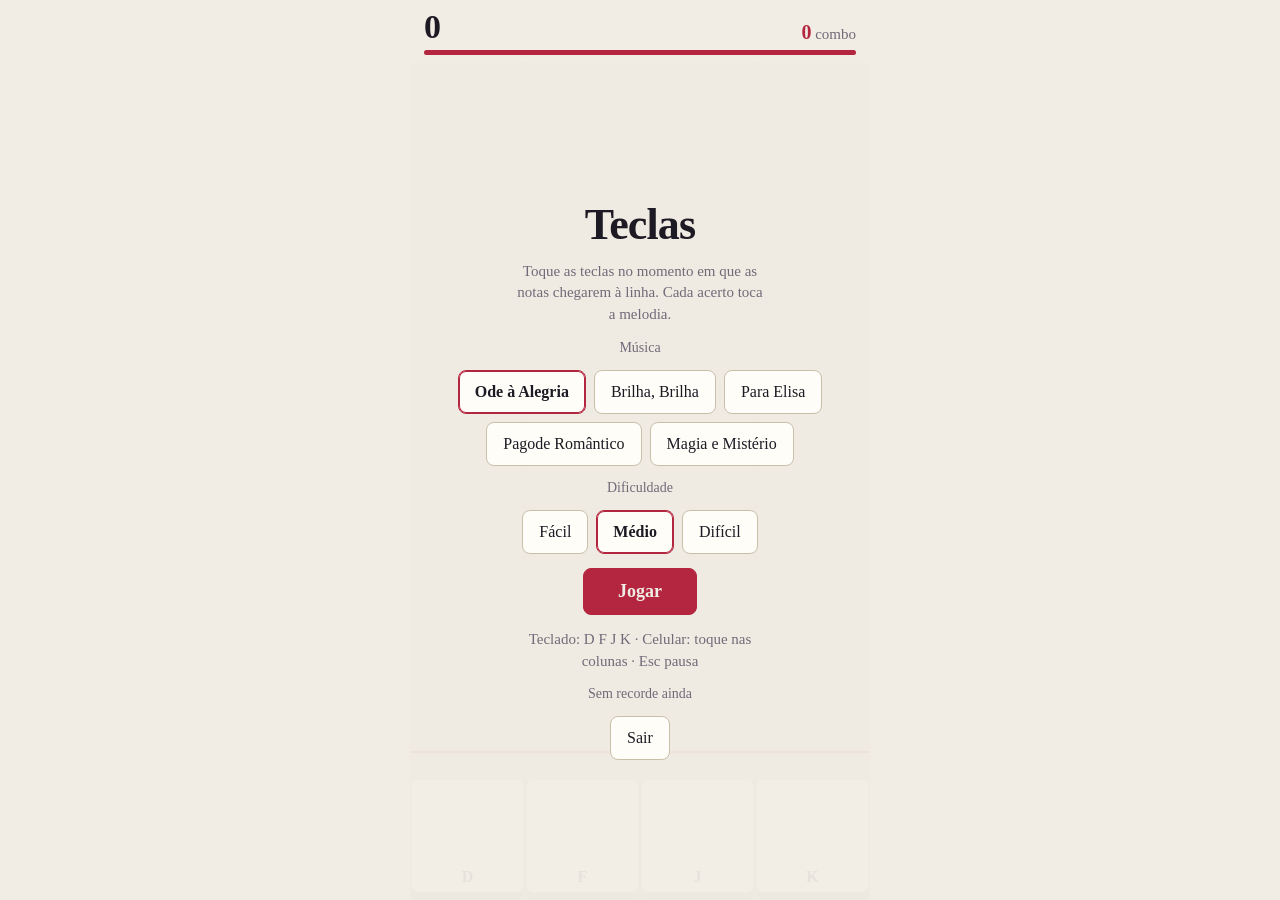
<file: teclas.html>
<!DOCTYPE html>
<html lang="pt-BR">
<head>
<meta charset="UTF-8">
<meta name="viewport" content="width=device-width, initial-scale=1.0">
<title>Teclas</title>
</head>
<body>
<script src="jogo-completo.js"></script>
</body>
</html>
</file>
